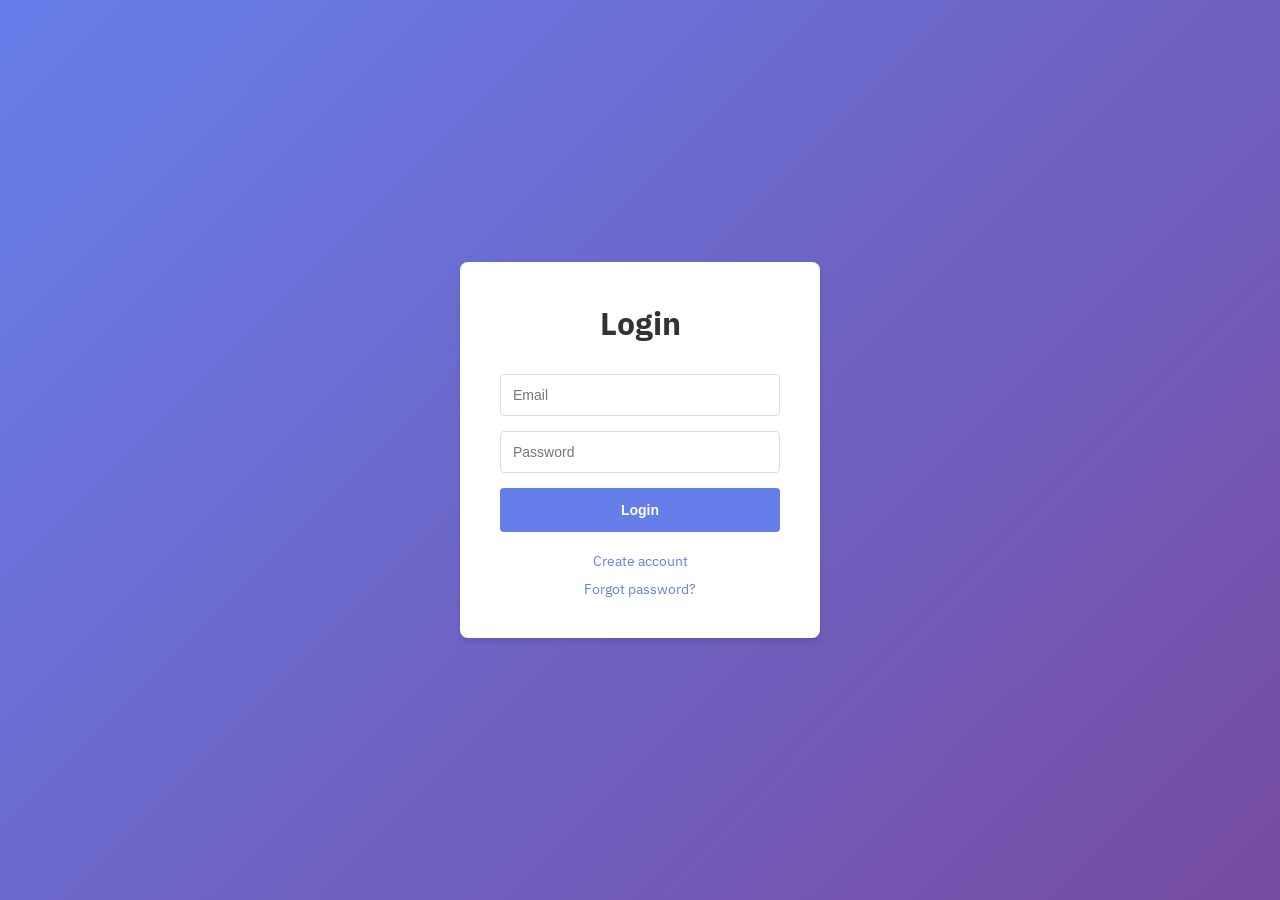
<file: dashboard/index.html>
<!DOCTYPE html>
<html lang="en">
<head>
    <meta charset="UTF-8">
    <meta name="viewport" content="width=device-width, initial-scale=1.0">
    <title>Analytics Dashboard</title>
    <link rel="stylesheet" href="common.css">
    <link rel="stylesheet" href="dashboard.css">
</head>
<body>
    <div class="container">
        <div class="header">
            <h1>Analytics Dashboard</h1>
            <div>
                <button class="btn btn-success" onclick="showAddProject()" style="margin-right: 10px;">+ Add Project</button>
                <button class="btn btn-primary" onclick="logout()">Logout</button>
            </div>
        </div>
        
        <div id="modals"></div>
        
        <div class="filters">
            <div class="dropdown">
                <button class="dropdown-trigger dropdown-input" onclick="toggleDropdown('projectMenu')" id="projectTrigger">
                    <span>Select Project</span> <span>▼</span>
                </button>
                <div id="projectMenu" class="dropdown-menu hidden"></div>
            </div>
            <input type="date" id="startDate">
            <input type="date" id="endDate">
            <button class="btn btn-primary" onclick="loadData()">Refresh</button>
            <button class="btn btn-danger" onclick="deleteProject()" style="margin-left: auto;">Delete Project</button>
        </div>

        <div class="stats">
            <div class="stat">
                <h3>Total Events</h3>
                <div class="value" id="totalEvents">-</div>
            </div>
            <div class="stat">
                <h3>Pageviews</h3>
                <div class="value" id="pageviews">-</div>
            </div>
            <div class="stat">
                <h3>Avg Session</h3>
                <div class="value" id="avgSessionDuration">-</div>
            </div>
            <div class="stat">
                <h3>Pages/Session</h3>
                <div class="value" id="pagesPerSession">-</div>
            </div>
            <div class="stat">
                <h3>Return Rate</h3>
                <div class="value" id="returnRate">-</div>
            </div>
            <div class="stat">
                <h3>Unique Screens</h3>
                <div class="value" id="uniqueScreens">-</div>
            </div>
            <div class="stat">
                <h3>Top Source</h3>
                <div class="value" id="topSource">-</div>
            </div>
        </div>

        <div class="stats">
            <div class="stat">
                <h3>Engagement Rate</h3>
                <div class="value" id="engagementRate">-</div>
            </div>
            <div class="stat">
                <h3>Avg Active Time</h3>
                <div class="value" id="avgActiveTime">-</div>
            </div>
            <div class="stat">
                <h3>Avg Scroll Depth</h3>
                <div class="value" id="avgScrollDepth">-</div>
            </div>
            <div class="stat">
                <h3>Session Frequency</h3>
                <div class="value" id="sessionFrequency">-</div>
            </div>
            <div class="stat">
                <h3>Top Country</h3>
                <div class="value" id="topCountry">-</div>
            </div>
            <div class="stat">
                <h3>Top Language</h3>
                <div class="value" id="topLanguage">-</div>
            </div>
        </div>

        <div class="events" style="margin-top: 20px; margin-bottom: 20px;">
            <div style="display: flex; justify-content: space-between; align-items: center; margin-bottom: 15px; gap: 15px; flex-wrap: wrap;">
                <h2 id="chartTitle">Events Over Time</h2>
                <div class="dropdown" style="text-align: right;">
                    <button class="dropdown-trigger dropdown-input" onclick="toggleDropdown('chartMetricMenu')" id="chartMetricTrigger" style="width: auto;">
                        <span>Events</span> <span>▼</span>
                    </button>
                    <div id="chartMetricMenu" class="dropdown-menu hidden" style="right: 0; left: auto; text-align: left;">
                        <a href="#" onclick="selectChartMetric('events', 'Events'); return false;">Events</a>
                        <a href="#" onclick="selectChartMetric('users', 'Active Users'); return false;">Active Users</a>
                        <a href="#" onclick="selectChartMetric('pageviews', 'Pageviews'); return false;">Pageviews</a>
                        <a href="#" onclick="selectChartMetric('sessions', 'Sessions'); return false;">Sessions</a>
                        <a href="#" onclick="selectChartMetric('engagement', 'Engagement Rate'); return false;">Engagement Rate</a>
                        <a href="#" onclick="selectChartMetric('duration', 'Avg Session Duration'); return false;">Avg Session Duration</a>
                    </div>
                </div>
            </div>
            <div id="eventsChart" class="loading">Loading...</div>
        </div>

        <div class="widgets-row">
            <div class="events">
                <h2>Traffic Sources</h2>
                <div id="trafficSourcesChart" class="loading">Loading...</div>
            </div>

            <div class="events">
                <h2>Session Duration Distribution</h2>
                <div id="sessionDurationChart" class="loading">Loading...</div>
            </div>
        </div>

        <div class="widgets-row">
            <div class="events">
                <h2>Time on Page Distribution</h2>
                <div id="timeOnPageChart" class="loading">Loading...</div>
            </div>

            <div class="events">
                <h2>Scroll Depth Milestones</h2>
                <div id="scrollDepthChart" class="loading">Loading...</div>
            </div>
        </div>

        <div class="widgets-row">
            <div class="events">
                <h2>New vs Returning Users</h2>
                <div id="newVsReturningChart" class="loading">Loading...</div>
            </div>

            <div class="events" style="visibility: hidden;">
                <!-- Placeholder for grid alignment -->
            </div>
        </div>

        <div class="widgets-row">
            <div class="events">
                <h2>User Growth Trend</h2>
                <div id="userGrowthChart" class="loading">Loading...</div>
            </div>

            <div class="events" style="visibility: hidden;">
                <!-- Placeholder for grid alignment -->
            </div>
        </div>

        <div class="widgets-row">
            <div class="events">
                <h2>Entry Pages</h2>
                <div id="entryPagesTable" class="loading">Loading...</div>
            </div>

            <div class="events">
                <h2>Exit Pages</h2>
                <div id="exitPagesTable" class="loading">Loading...</div>
            </div>
        </div>

        <div class="widgets-row">
            <div class="events">
                <h2>Top Countries</h2>
                <div id="countriesTable" class="loading">Loading...</div>
            </div>

            <div class="events">
                <h2>Top Search Queries</h2>
                <div id="searchQueriesTable" class="loading">Loading...</div>
            </div>
        </div>

        <div class="widgets-row">
            <div class="events">
                <h2>Top Timezones</h2>
                <div id="timezonesTable" class="loading">Loading...</div>
            </div>

            <div class="events">
                <h2>Top Languages</h2>
                <div id="languagesTable" class="loading">Loading...</div>
            </div>
        </div>

        <div class="events" style="margin-top: 20px;">
            <h2>Top Engaging Pages</h2>
            <div id="engagingPagesTable" class="loading">Loading...</div>
        </div>

        <div class="events" style="margin-top: 20px;">
            <h2>Navigation Paths</h2>
            <div id="navigationPathsTable" class="loading">Loading...</div>
        </div>

        <div class="events" style="margin-top: 20px; margin-bottom: 20px;">
            <h2>Page Flow Analysis</h2>
            <div id="pathFlowChart" class="loading">Loading...</div>
        </div>

        <div class="widgets-row">
            <div class="events">
                <h2>Drop-off Points</h2>
                <div id="dropOffPointsTable" class="loading">Loading...</div>
            </div>

            <div class="events">
                <h2>Back Button Usage</h2>
                <div id="backButtonChart" class="loading">Loading...</div>
            </div>
        </div>

        <div class="events" style="margin-top: 20px;">
            <h2>Recent Events</h2>
            <div id="eventsTable" class="loading">Loading...</div>
        </div>
    </div>

    <script src="auth.js"></script>
    <script>
        if (!isAuthenticated()) {
            window.location.href = 'login.html';
        }
        
        // Load modal components
        fetch('modals.html')
            .then(response => response.text())
            .then(html => {
                document.getElementById('modals').innerHTML = html;
            });
    </script>
    <script src="dashboard-metrics.js"></script>
    <script src="dashboard-charts.js"></script>
    <script src="dashboard-tables.js"></script>
    <script src="dashboard-navigation.js"></script>
    <script src="dashboard-projects.js"></script>
    <script src="dashboard-core.js"></script>
</body>
</html>
</file>
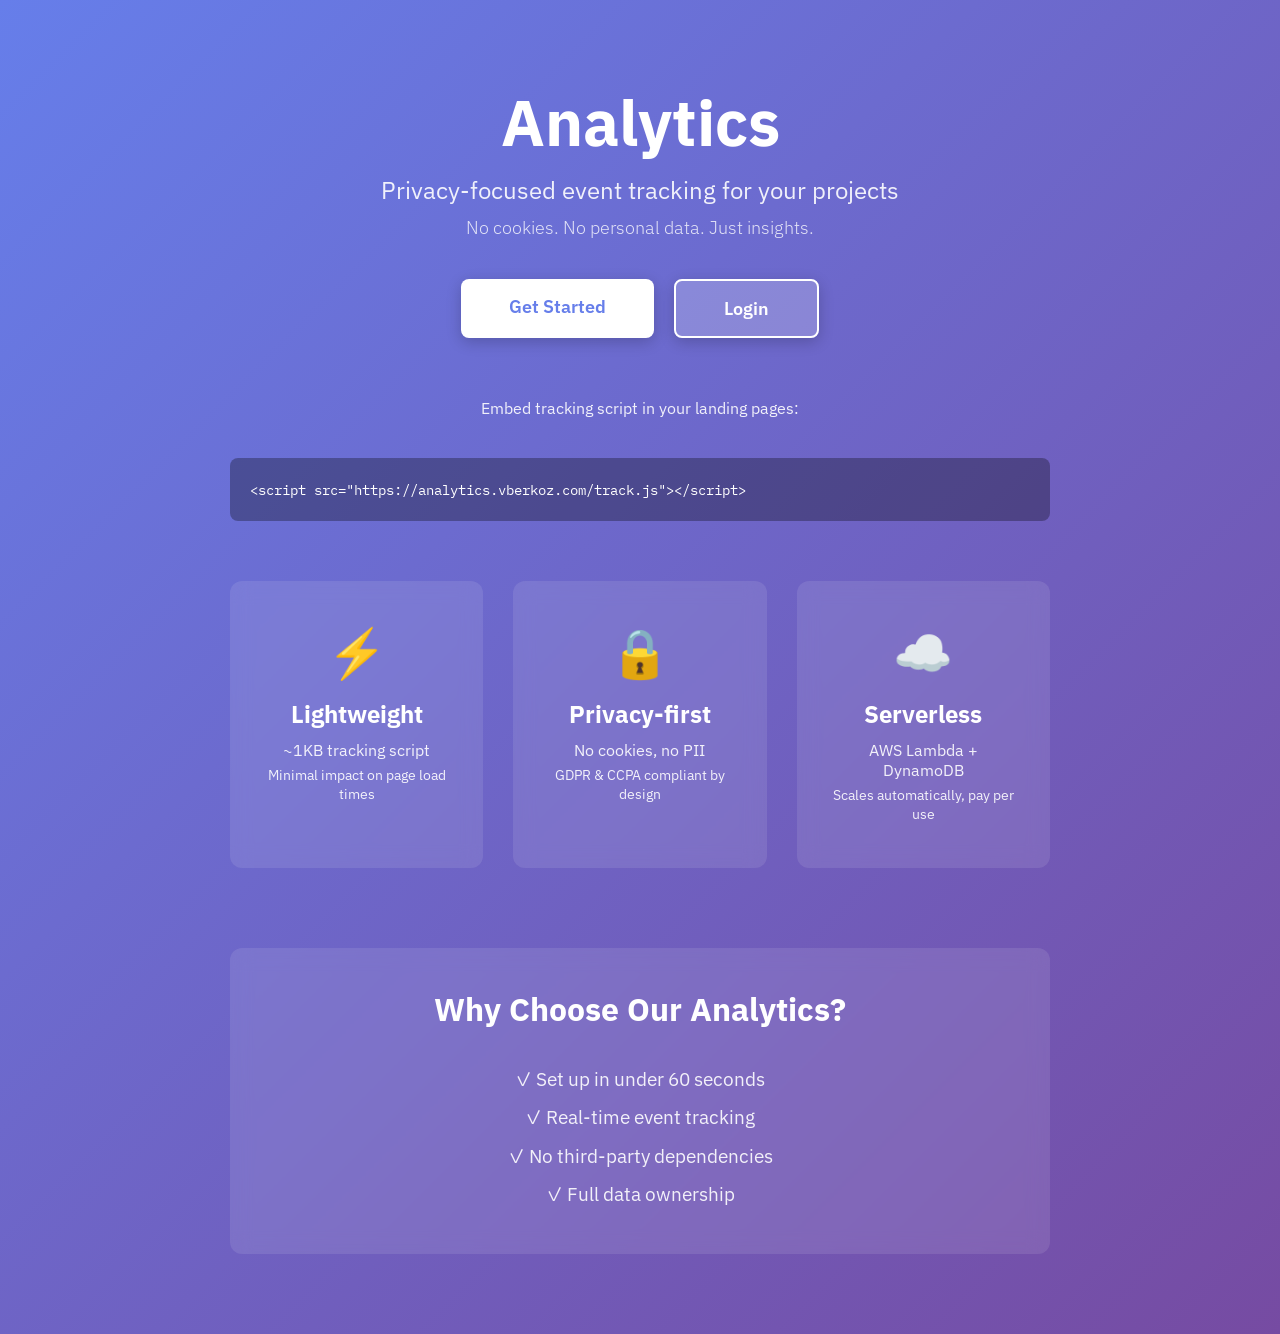
<file: landing/index.html>
<!DOCTYPE html>
<html lang="en">
<head>
    <meta charset="UTF-8">
    <meta name="viewport" content="width=device-width, initial-scale=1.0">
    <title>Privacy-First Analytics | Lightweight Event Tracking for Modern Web</title>
    <meta name="description" content="Simple, privacy-focused analytics platform. Track events without cookies or PII. ~1KB script, serverless infrastructure, GDPR compliant. Start in 60 seconds.">
    <meta name="keywords" content="privacy analytics, event tracking, GDPR compliant, serverless analytics, lightweight tracking, cookie-free analytics">
    <link rel="canonical" href="https://analytics.vberkoz.com/">
    
    <!-- Open Graph -->
    <meta property="og:title" content="Privacy-First Analytics | Lightweight Event Tracking">
    <meta property="og:description" content="Track events without compromising privacy. No cookies, no PII, just insights.">
    <meta property="og:type" content="website">
    <meta property="og:url" content="https://analytics.vberkoz.com/">
    
    <!-- Twitter Card -->
    <meta name="twitter:card" content="summary_large_image">
    <meta name="twitter:title" content="Privacy-First Analytics">
    <meta name="twitter:description" content="Lightweight event tracking. No cookies, no PII.">
    
    <link rel="stylesheet" href="style.css">
</head>
<body>
    <div class="container">
        <header>
            <h1>Analytics</h1>
            <p class="tagline">Privacy-focused event tracking for your projects</p>
            <p class="subtitle">No cookies. No personal data. Just insights.</p>
        </header>
        
        <section class="hero-cta">
            <a href="https://dashboard.analytics.vberkoz.com/register.html" class="btn btn-primary">Get Started</a>
            <a href="https://dashboard.analytics.vberkoz.com/login.html" class="btn btn-secondary">Login</a>
        </section>

        <section class="code-section">
            <p class="code-label">Embed tracking script in your landing pages:</p>
            <div class="code-block">
                <pre><code>&lt;script src="https://analytics.vberkoz.com/track.js"&gt;&lt;/script&gt;</code></pre>
            </div>
        </section>

        <section class="features">
            <div class="feature">
                <div class="feature-icon">⚡</div>
                <h2>Lightweight</h2>
                <p>~1KB tracking script</p>
                <p class="feature-detail">Minimal impact on page load times</p>
            </div>
            <div class="feature">
                <div class="feature-icon">🔒</div>
                <h2>Privacy-first</h2>
                <p>No cookies, no PII</p>
                <p class="feature-detail">GDPR & CCPA compliant by design</p>
            </div>
            <div class="feature">
                <div class="feature-icon">☁️</div>
                <h2>Serverless</h2>
                <p>AWS Lambda + DynamoDB</p>
                <p class="feature-detail">Scales automatically, pay per use</p>
            </div>
        </section>

        <section class="benefits">
            <h2 class="section-title">Why Choose Our Analytics?</h2>
            <ul class="benefits-list">
                <li>✓ Set up in under 60 seconds</li>
                <li>✓ Real-time event tracking</li>
                <li>✓ No third-party dependencies</li>
                <li>✓ Full data ownership</li>
            </ul>
        </section>
    </div>
</body>
</html>
</file>
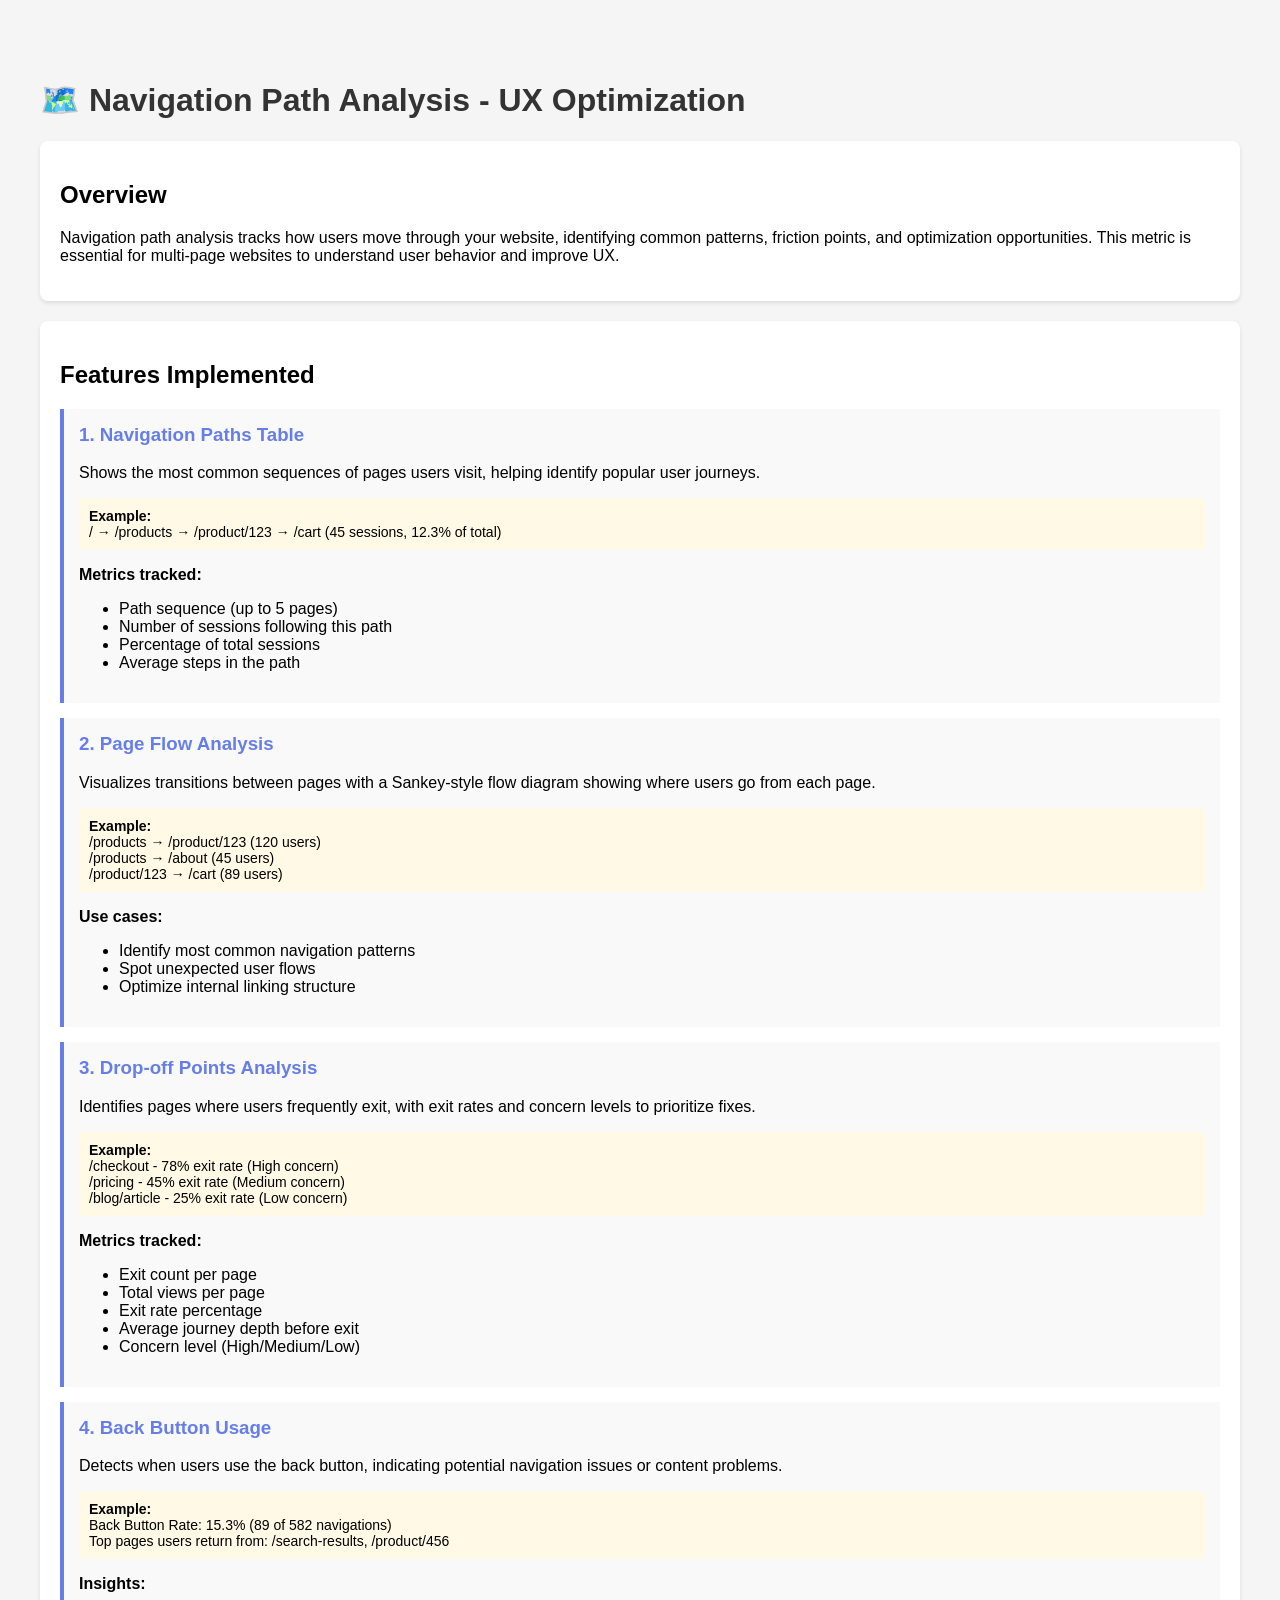
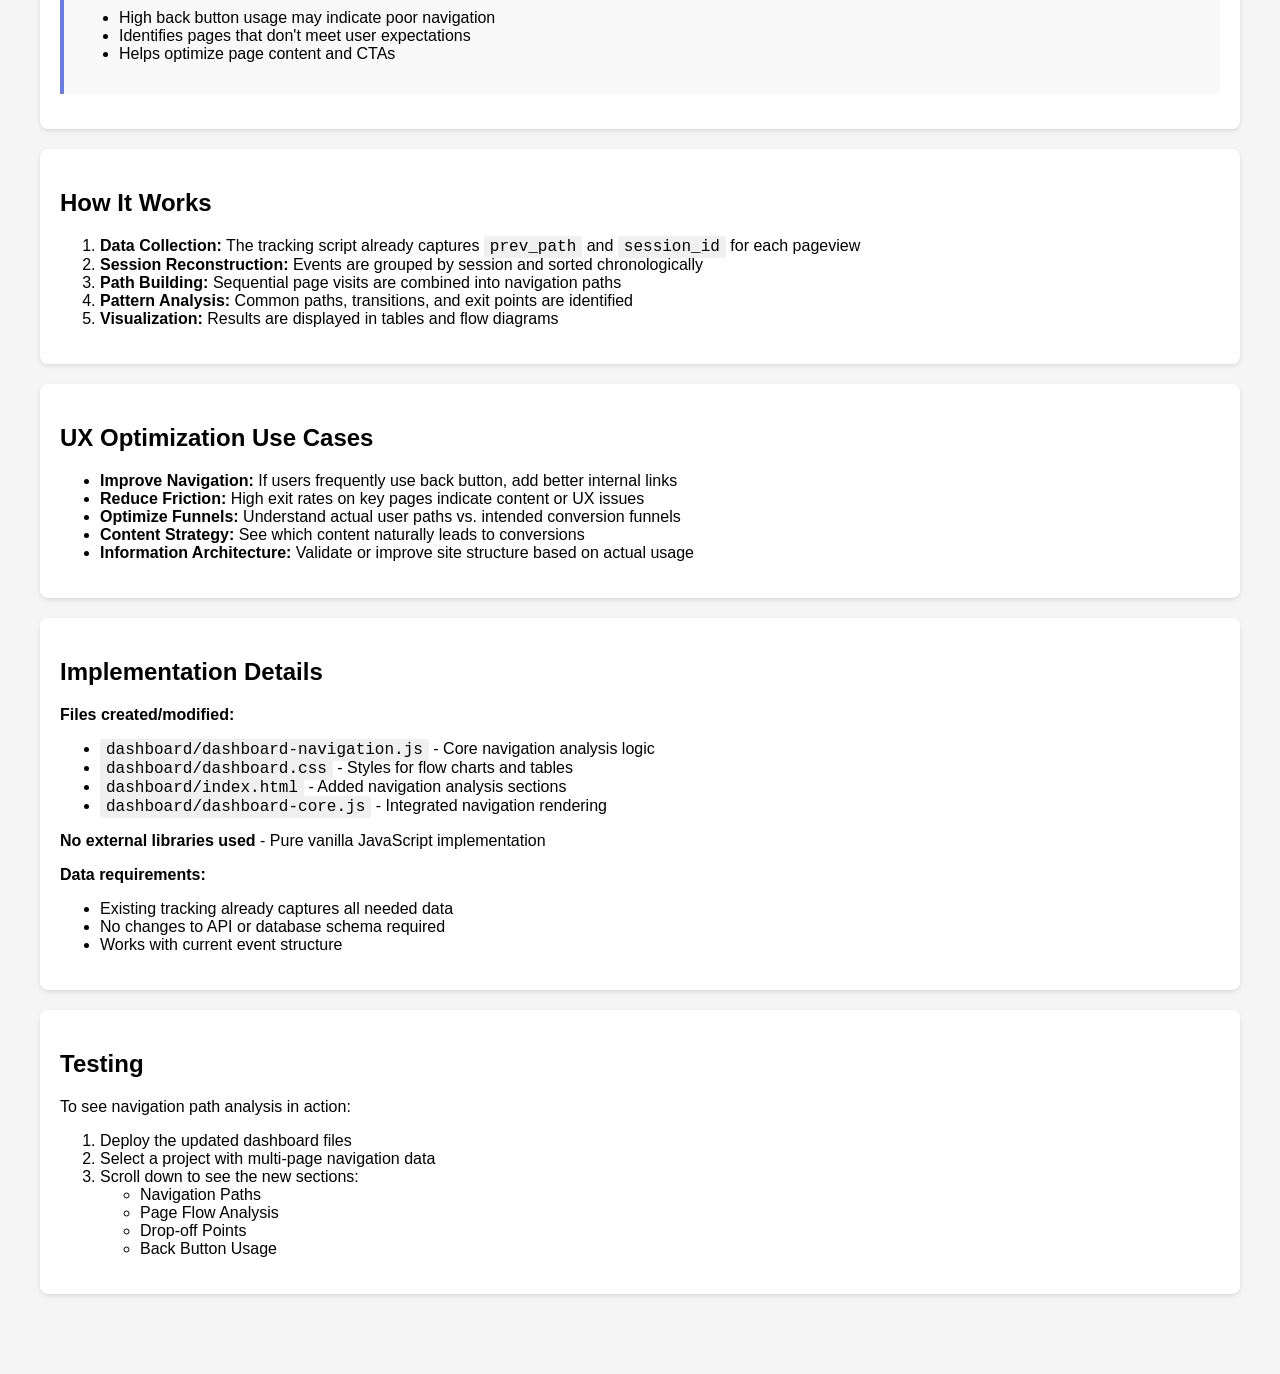
<file: navigation-analysis-demo.html>
<!DOCTYPE html>
<html lang="en">
<head>
    <meta charset="UTF-8">
    <meta name="viewport" content="width=device-width, initial-scale=1.0">
    <title>Navigation Path Analysis Demo</title>
    <style>
        body {
            font-family: -apple-system, BlinkMacSystemFont, 'Segoe UI', Roboto, sans-serif;
            max-width: 1200px;
            margin: 40px auto;
            padding: 20px;
            background: #f5f5f5;
        }
        h1 { color: #333; }
        .section {
            background: white;
            padding: 20px;
            margin: 20px 0;
            border-radius: 8px;
            box-shadow: 0 2px 4px rgba(0,0,0,0.1);
        }
        .feature {
            margin: 15px 0;
            padding: 15px;
            background: #f9f9f9;
            border-left: 4px solid #667eea;
        }
        .feature h3 {
            margin-top: 0;
            color: #667eea;
        }
        code {
            background: #f0f0f0;
            padding: 2px 6px;
            border-radius: 3px;
            font-family: 'Courier New', monospace;
        }
        .example {
            background: #fff9e6;
            padding: 10px;
            margin: 10px 0;
            border-radius: 4px;
            font-size: 14px;
        }
    </style>
</head>
<body>
    <h1>🗺️ Navigation Path Analysis - UX Optimization</h1>
    
    <div class="section">
        <h2>Overview</h2>
        <p>Navigation path analysis tracks how users move through your website, identifying common patterns, friction points, and optimization opportunities. This metric is essential for multi-page websites to understand user behavior and improve UX.</p>
    </div>

    <div class="section">
        <h2>Features Implemented</h2>
        
        <div class="feature">
            <h3>1. Navigation Paths Table</h3>
            <p>Shows the most common sequences of pages users visit, helping identify popular user journeys.</p>
            <div class="example">
                <strong>Example:</strong><br>
                / → /products → /product/123 → /cart (45 sessions, 12.3% of total)
            </div>
            <p><strong>Metrics tracked:</strong></p>
            <ul>
                <li>Path sequence (up to 5 pages)</li>
                <li>Number of sessions following this path</li>
                <li>Percentage of total sessions</li>
                <li>Average steps in the path</li>
            </ul>
        </div>

        <div class="feature">
            <h3>2. Page Flow Analysis</h3>
            <p>Visualizes transitions between pages with a Sankey-style flow diagram showing where users go from each page.</p>
            <div class="example">
                <strong>Example:</strong><br>
                /products → /product/123 (120 users)<br>
                /products → /about (45 users)<br>
                /product/123 → /cart (89 users)
            </div>
            <p><strong>Use cases:</strong></p>
            <ul>
                <li>Identify most common navigation patterns</li>
                <li>Spot unexpected user flows</li>
                <li>Optimize internal linking structure</li>
            </ul>
        </div>

        <div class="feature">
            <h3>3. Drop-off Points Analysis</h3>
            <p>Identifies pages where users frequently exit, with exit rates and concern levels to prioritize fixes.</p>
            <div class="example">
                <strong>Example:</strong><br>
                /checkout - 78% exit rate (High concern)<br>
                /pricing - 45% exit rate (Medium concern)<br>
                /blog/article - 25% exit rate (Low concern)
            </div>
            <p><strong>Metrics tracked:</strong></p>
            <ul>
                <li>Exit count per page</li>
                <li>Total views per page</li>
                <li>Exit rate percentage</li>
                <li>Average journey depth before exit</li>
                <li>Concern level (High/Medium/Low)</li>
            </ul>
        </div>

        <div class="feature">
            <h3>4. Back Button Usage</h3>
            <p>Detects when users use the back button, indicating potential navigation issues or content problems.</p>
            <div class="example">
                <strong>Example:</strong><br>
                Back Button Rate: 15.3% (89 of 582 navigations)<br>
                Top pages users return from: /search-results, /product/456
            </div>
            <p><strong>Insights:</strong></p>
            <ul>
                <li>High back button usage may indicate poor navigation</li>
                <li>Identifies pages that don't meet user expectations</li>
                <li>Helps optimize page content and CTAs</li>
            </ul>
        </div>
    </div>

    <div class="section">
        <h2>How It Works</h2>
        <ol>
            <li><strong>Data Collection:</strong> The tracking script already captures <code>prev_path</code> and <code>session_id</code> for each pageview</li>
            <li><strong>Session Reconstruction:</strong> Events are grouped by session and sorted chronologically</li>
            <li><strong>Path Building:</strong> Sequential page visits are combined into navigation paths</li>
            <li><strong>Pattern Analysis:</strong> Common paths, transitions, and exit points are identified</li>
            <li><strong>Visualization:</strong> Results are displayed in tables and flow diagrams</li>
        </ol>
    </div>

    <div class="section">
        <h2>UX Optimization Use Cases</h2>
        <ul>
            <li><strong>Improve Navigation:</strong> If users frequently use back button, add better internal links</li>
            <li><strong>Reduce Friction:</strong> High exit rates on key pages indicate content or UX issues</li>
            <li><strong>Optimize Funnels:</strong> Understand actual user paths vs. intended conversion funnels</li>
            <li><strong>Content Strategy:</strong> See which content naturally leads to conversions</li>
            <li><strong>Information Architecture:</strong> Validate or improve site structure based on actual usage</li>
        </ul>
    </div>

    <div class="section">
        <h2>Implementation Details</h2>
        <p><strong>Files created/modified:</strong></p>
        <ul>
            <li><code>dashboard/dashboard-navigation.js</code> - Core navigation analysis logic</li>
            <li><code>dashboard/dashboard.css</code> - Styles for flow charts and tables</li>
            <li><code>dashboard/index.html</code> - Added navigation analysis sections</li>
            <li><code>dashboard/dashboard-core.js</code> - Integrated navigation rendering</li>
        </ul>
        
        <p><strong>No external libraries used</strong> - Pure vanilla JavaScript implementation</p>
        
        <p><strong>Data requirements:</strong></p>
        <ul>
            <li>Existing tracking already captures all needed data</li>
            <li>No changes to API or database schema required</li>
            <li>Works with current event structure</li>
        </ul>
    </div>

    <div class="section">
        <h2>Testing</h2>
        <p>To see navigation path analysis in action:</p>
        <ol>
            <li>Deploy the updated dashboard files</li>
            <li>Select a project with multi-page navigation data</li>
            <li>Scroll down to see the new sections:
                <ul>
                    <li>Navigation Paths</li>
                    <li>Page Flow Analysis</li>
                    <li>Drop-off Points</li>
                    <li>Back Button Usage</li>
                </ul>
            </li>
        </ol>
    </div>
</body>
</html>
</file>
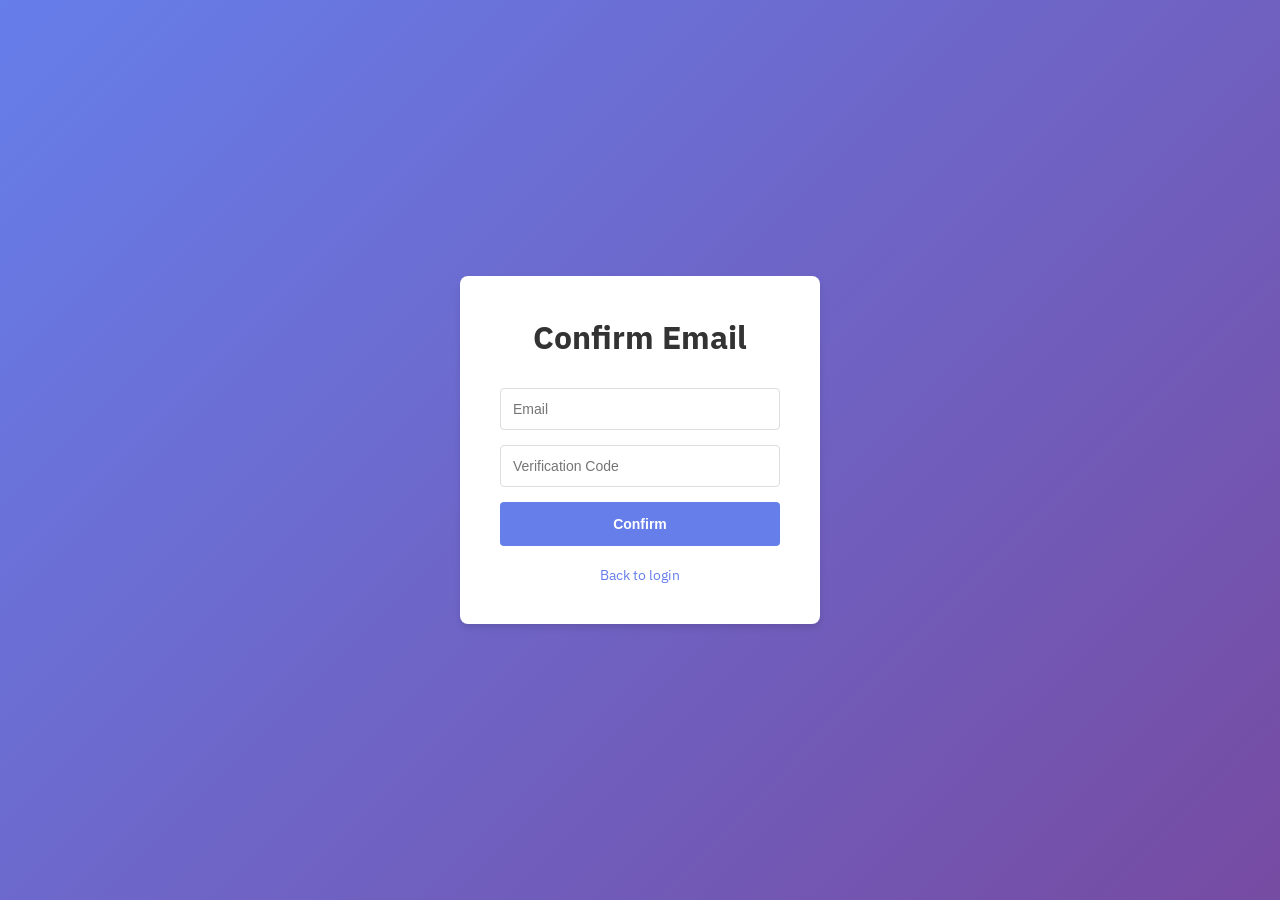
<file: dashboard/confirm.html>
<!DOCTYPE html>
<html lang="en">
<head>
    <meta charset="UTF-8">
    <meta name="viewport" content="width=device-width, initial-scale=1.0">
    <title>Confirm Email - Analytics</title>
    <link rel="stylesheet" href="auth.css">
</head>
<body>
    <div class="container">
        <div class="form-box">
            <h1>Confirm Email</h1>
            <form id="confirmForm">
                <input type="email" id="email" placeholder="Email" required>
                <input type="text" id="code" placeholder="Verification Code" required>
                <button type="submit">Confirm</button>
            </form>
            <div id="error" class="error hidden"></div>
            <div class="links">
                <a href="login.html">Back to login</a>
            </div>
        </div>
    </div>
    <script src="auth.js"></script>
    <script>
        const params = new URLSearchParams(window.location.search);
        const emailInput = document.getElementById('email');
        if (params.get('email')) {
            emailInput.value = params.get('email');
        }

        document.getElementById('confirmForm').addEventListener('submit', async (e) => {
            e.preventDefault();
            const email = emailInput.value;
            const code = document.getElementById('code').value;
            
            try {
                await confirmSignUp(email, code);
                alert('Email confirmed! You can now login.');
                window.location.href = 'login.html';
            } catch (err) {
                showError(err.message);
            }
        });
    </script>
</body>
</html>
</file>
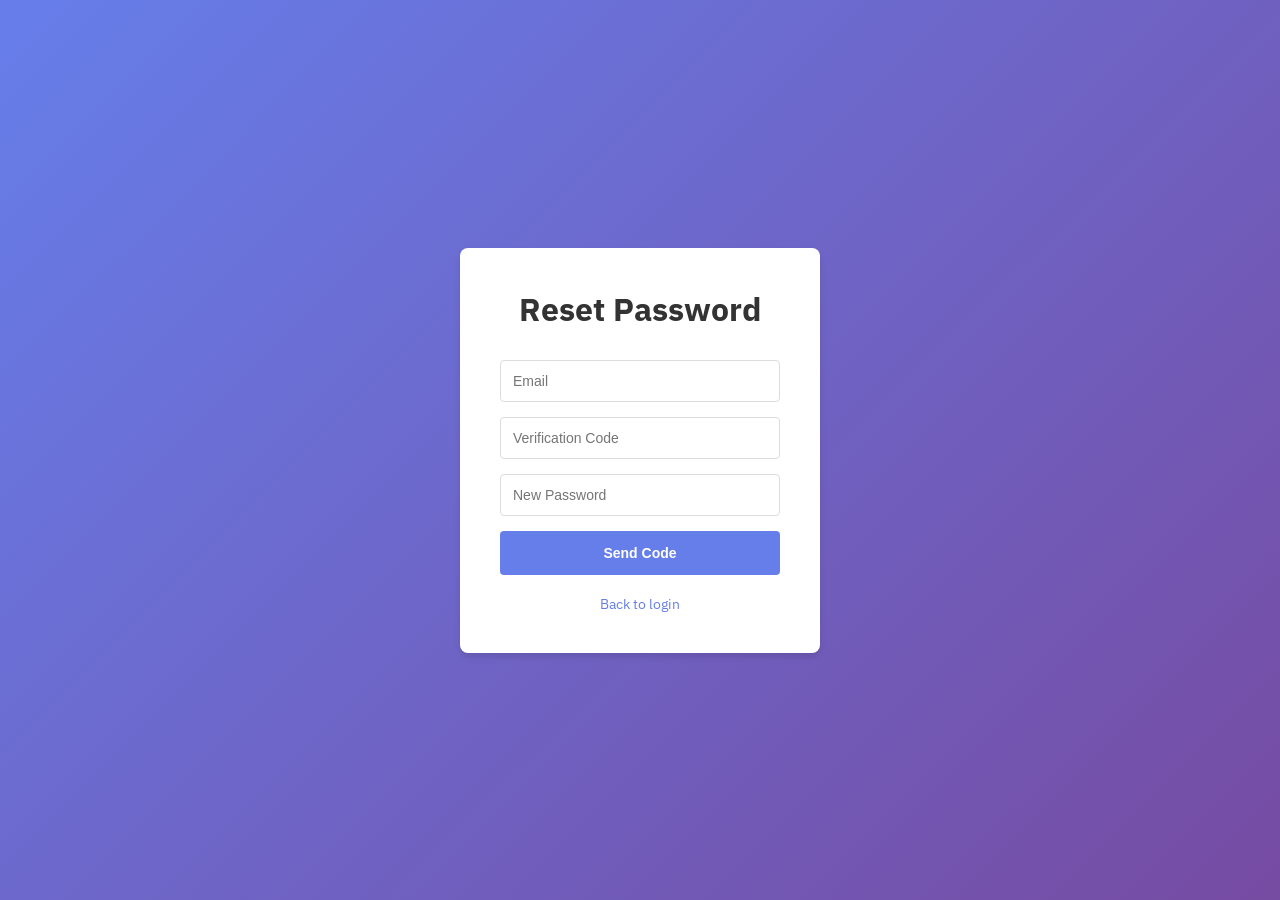
<file: dashboard/forgot.html>
<!DOCTYPE html>
<html lang="en">
<head>
    <meta charset="UTF-8">
    <meta name="viewport" content="width=device-width, initial-scale=1.0">
    <title>Forgot Password - Analytics</title>
    <link rel="stylesheet" href="auth.css">
</head>
<body>
    <div class="container">
        <div class="form-box">
            <h1>Reset Password</h1>
            <form id="forgotForm">
                <input type="email" id="email" placeholder="Email" required>
                <input type="text" id="code" placeholder="Verification Code">
                <input type="password" id="newPassword" placeholder="New Password">
                <button type="submit" id="submitBtn">Send Code</button>
            </form>
            <div id="error" class="error hidden"></div>
            <div id="success" class="success hidden"></div>
            <div class="links">
                <a href="login.html">Back to login</a>
            </div>
        </div>
    </div>
    <script src="auth.js"></script>
    <script>
        let codeSent = false;

        document.getElementById('forgotForm').addEventListener('submit', async (e) => {
            e.preventDefault();
            const email = document.getElementById('email').value;
            
            if (!codeSent) {
                try {
                    await forgotPassword(email);
                    document.getElementById('success').textContent = 'Code sent! Check your email.';
                    document.getElementById('success').classList.remove('hidden');
                    document.getElementById('code').style.display = 'block';
                    document.getElementById('newPassword').style.display = 'block';
                    document.getElementById('submitBtn').textContent = 'Reset Password';
                    codeSent = true;
                } catch (err) {
                    showError(err.message);
                }
            } else {
                const code = document.getElementById('code').value;
                const newPassword = document.getElementById('newPassword').value;
                
                try {
                    await confirmPassword(email, code, newPassword);
                    alert('Password reset! You can now login.');
                    window.location.href = 'login.html';
                } catch (err) {
                    showError(err.message);
                }
            }
        });
    </script>
</body>
</html>
</file>
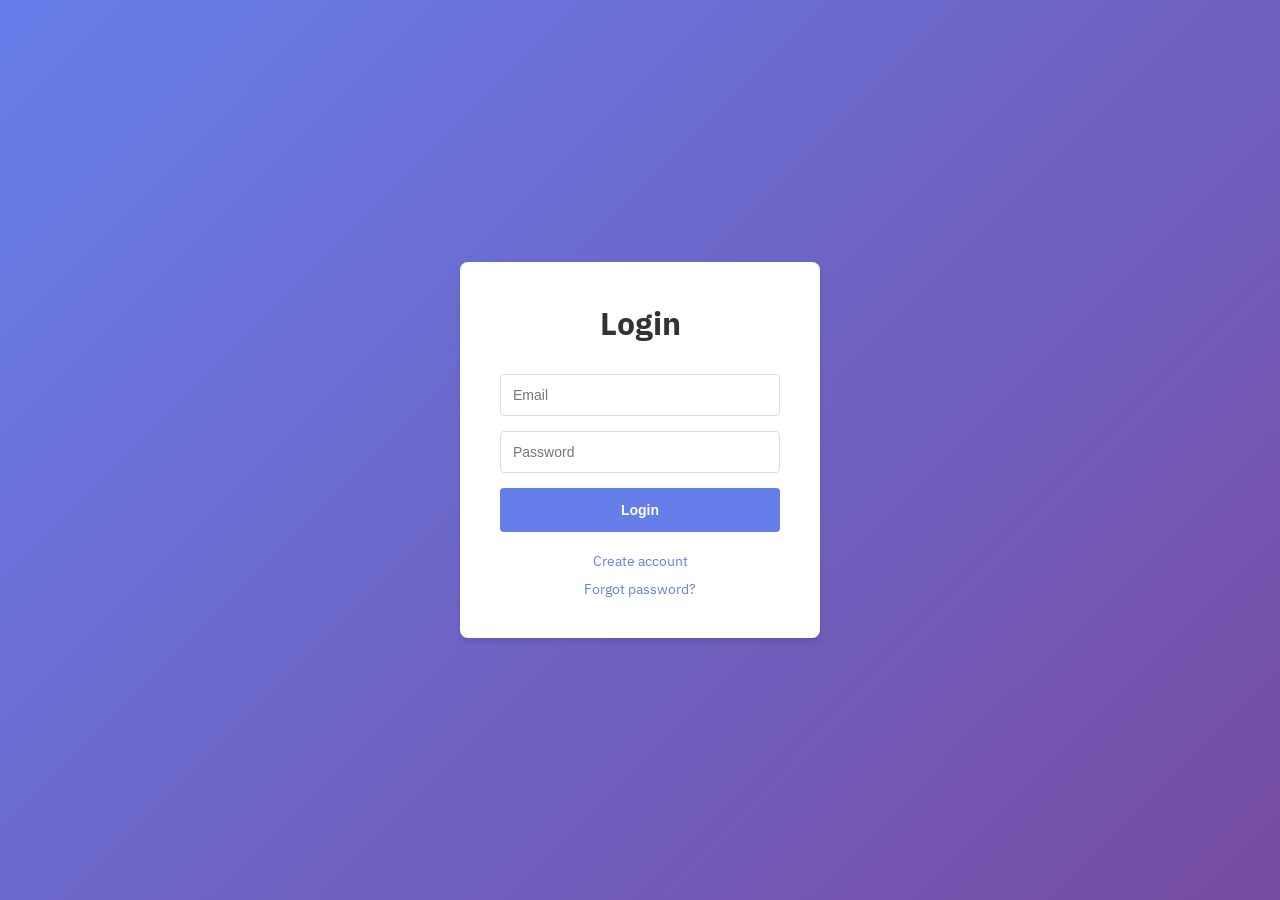
<file: dashboard/login.html>
<!DOCTYPE html>
<html lang="en">
<head>
    <meta charset="UTF-8">
    <meta name="viewport" content="width=device-width, initial-scale=1.0">
    <title>Login - Analytics</title>
    <link rel="stylesheet" href="auth.css">
</head>
<body>
    <div class="container">
        <div class="form-box">
            <h1>Login</h1>
            <form id="loginForm">
                <input type="email" id="email" placeholder="Email" required>
                <input type="password" id="password" placeholder="Password" required>
                <button type="submit">Login</button>
            </form>
            <div id="error" class="error hidden"></div>
            <div class="links">
                <a href="register.html">Create account</a>
                <a href="forgot.html">Forgot password?</a>
            </div>
        </div>
    </div>
    <script src="auth.js"></script>
    <script>
        document.getElementById('loginForm').addEventListener('submit', async (e) => {
            e.preventDefault();
            const btn = e.target.querySelector('button');
            btn.disabled = true;
            btn.classList.add('loading');
            
            const email = document.getElementById('email').value;
            const password = document.getElementById('password').value;
            
            try {
                await login(email, password);
                window.location.href = 'index.html';
            } catch (err) {
                btn.disabled = false;
                btn.classList.remove('loading');
                showError(err.message);
            }
        });
    </script>
</body>
</html>
</file>
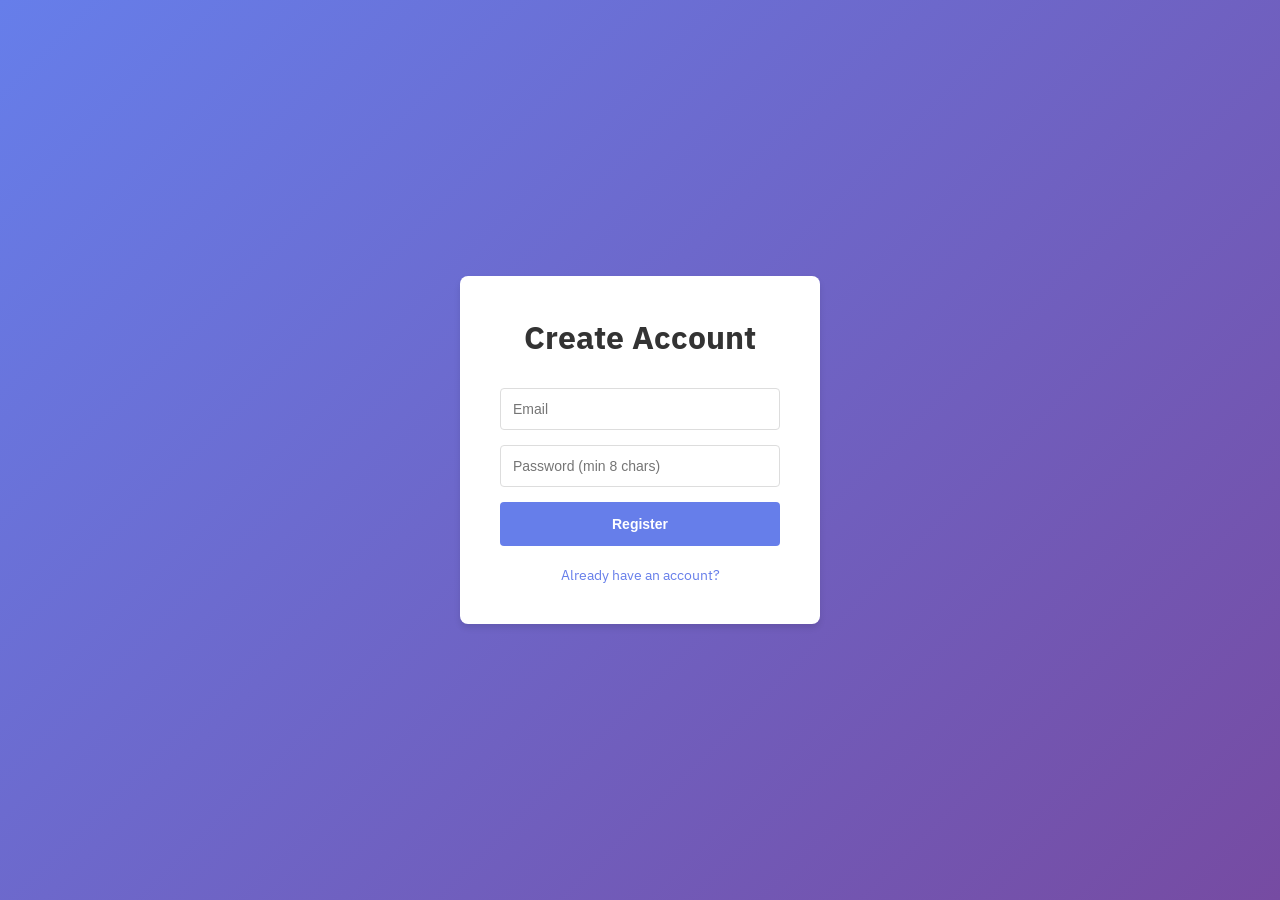
<file: dashboard/register.html>
<!DOCTYPE html>
<html lang="en">
<head>
    <meta charset="UTF-8">
    <meta name="viewport" content="width=device-width, initial-scale=1.0">
    <title>Register - Analytics</title>
    <link rel="stylesheet" href="auth.css">
</head>
<body>
    <div class="container">
        <div class="form-box">
            <h1>Create Account</h1>
            <form id="registerForm">
                <input type="email" id="email" placeholder="Email" required>
                <input type="password" id="password" placeholder="Password (min 8 chars)" required>
                <button type="submit">Register</button>
            </form>
            <div id="error" class="error hidden"></div>
            <div id="success" class="success hidden">Account created! Check your email for verification code.</div>
            <div class="links">
                <a href="login.html">Already have an account?</a>
            </div>
        </div>
    </div>
    <script src="auth.js"></script>
    <script>
        document.getElementById('registerForm').addEventListener('submit', async (e) => {
            e.preventDefault();
            const email = document.getElementById('email').value;
            const password = document.getElementById('password').value;
            
            try {
                await register(email, password);
                document.getElementById('success').classList.remove('hidden');
                setTimeout(() => window.location.href = 'confirm.html?email=' + encodeURIComponent(email), 2000);
            } catch (err) {
                showError(err.message);
            }
        });
    </script>
</body>
</html>
</file>
<file: dashboard/common.css>
@import url('https://fonts.googleapis.com/css2?family=IBM+Plex+Sans:wght@400;600&family=IBM+Plex+Mono&display=swap');

* { margin: 0; padding: 0; box-sizing: border-box; }
body {
    font-family: 'IBM Plex Sans', -apple-system, BlinkMacSystemFont, 'Segoe UI', sans-serif;
    background: #f5f5f5;
    padding: 20px;
}
.container { max-width: 100%; margin: 0 auto; }
.header { display: flex; justify-content: space-between; align-items: center; margin-bottom: 30px; flex-wrap: wrap; gap: 10px; }
h1 { color: #333; font-size: 24px; }
.modal { position: fixed; top: 0; left: 0; width: 100%; height: 100%; background: rgba(0,0,0,0.5); display: flex; align-items: center; justify-content: center; z-index: 9999; padding: 20px; }
.modal-content { background: white; padding: 30px; border-radius: 8px; width: 400px; max-width: 100%; position: relative; z-index: 10000; }
.modal-content h2 { margin-bottom: 20px; }
.modal-content input { width: 100%; padding: 10px; margin-bottom: 15px; border: 1px solid #ddd; border-radius: 4px; font-family: 'IBM Plex Sans', sans-serif; font-size: 14px; }
.hidden { display: none; }
.btn { padding: 10px 20px; border: none; border-radius: 4px; cursor: pointer; font-size: 14px; font-weight: 600; font-family: 'IBM Plex Sans', sans-serif; }
.btn-primary { background: #667eea; color: white; }
.btn-success { background: #4caf50; color: white; }
.btn-secondary { background: #999; color: white; }
.btn-danger { background: #f44336; color: white; }
.btn:hover { opacity: 0.9; }
.dropdown { position: relative; display: inline-block; }
.dropdown-trigger { cursor: pointer; }
.dropdown-menu { position: absolute; top: 100%; left: 0; background: white; border: 1px solid #ddd; border-radius: 4px; box-shadow: 0 2px 8px rgba(0,0,0,0.1); min-width: 150px; z-index: 100; max-height: 300px; overflow-y: auto; }
.dropdown-menu a { display: block; padding: 10px 15px; color: #333; text-decoration: none; white-space: nowrap; }
.dropdown-menu a:hover { background: #f5f5f5; }
.dropdown-input { width: auto; padding: 10px 15px; border: 1px solid #ccc; border-radius: 4px; font-size: 14px; font-family: 'IBM Plex Sans', sans-serif; height: 40px; background: #f9f9f9; color: #333; text-align: left; display: flex; justify-content: space-between; align-items: center; cursor: pointer; gap: 20px; white-space: nowrap; }
.dropdown-full-width .dropdown-menu { width: 100%; }
.dropdown-menu a { display: block; padding: 10px 15px; color: #333; text-decoration: none; font-size: 14px; font-family: 'IBM Plex Sans', sans-serif; white-space: nowrap; }

@media (max-width: 768px) {
    body { padding: 10px; }
    h1 { font-size: 20px; }
    .header { margin-bottom: 20px; }
    .modal-content { padding: 20px; }
    .btn { padding: 8px 16px; font-size: 13px; }
}
</file>
<file: dashboard/dashboard.css>
.filters {
    background: white;
    padding: 20px;
    border-radius: 8px;
    margin-bottom: 20px;
    display: flex;
    gap: 15px;
    flex-wrap: wrap;
}
.filters input, .filters button {
    padding: 10px 15px;
    border: 1px solid #ddd;
    border-radius: 4px;
    font-size: 14px;
    font-family: 'IBM Plex Sans', sans-serif;
    height: 40px;
    min-width: 0;
}
.filters input[type="date"] {
    font-family: 'IBM Plex Mono', monospace;
}
.filters .btn {
    background: #667eea;
    color: white;
    border: none;
    cursor: pointer;
}
.filters .btn:hover { background: #5568d3; }
.stats {
    display: grid;
    grid-template-columns: repeat(auto-fit, minmax(200px, 1fr));
    gap: 20px;
    margin-bottom: 20px;
}
.stat {
    background: white;
    padding: 20px;
    border-radius: 8px;
    box-shadow: 0 2px 4px rgba(0,0,0,0.1);
}
.stat h3 { font-size: 14px; color: #666; margin-bottom: 10px; }
.stat .value { font-size: 24px; font-weight: 700; color: #333; overflow-x: auto; white-space: nowrap; font-family: 'IBM Plex Mono', monospace; }
.events {
    background: white;
    padding: 20px;
    border-radius: 8px;
    box-shadow: 0 2px 4px rgba(0,0,0,0.1);
}
.events h2 { margin-bottom: 15px; color: #333; }
.widgets-row { display: grid; grid-template-columns: 1fr 1fr; gap: 20px; margin-bottom: 20px; }
.widgets-row .events { min-width: 0; }
.table-wrapper { overflow-x: auto; -webkit-overflow-scrolling: touch; }
table { width: 100%; border-collapse: collapse; min-width: 800px; }
table.fit-content { min-width: 100%; }
th, td { padding: 12px; text-align: left; border-bottom: 1px solid #eee; white-space: nowrap; }
th { background: #f9f9f9; font-weight: 600; color: #666; font-size: 14px; }
td { font-size: 14px; color: #333; }
.pagination { display: flex; justify-content: center; align-items: center; gap: 15px; margin-top: 20px; flex-wrap: wrap; }
.pagination button { padding: 8px 16px; border: 1px solid #ddd; border-radius: 4px; background: white; cursor: pointer; font-size: 14px; }
.pagination button:hover:not(:disabled) { background: #f5f5f5; }
.pagination button:disabled { opacity: 0.5; cursor: not-allowed; }
.pagination span { font-size: 14px; color: #666; }
.loading { text-align: center; color: #666; }
.empty-state { text-align: center; padding: 60px 20px; color: #999; font-size: 16px; }
.spinner { display: inline-block; width: 20px; height: 20px; border: 3px solid #f3f3f3; border-top: 3px solid #667eea; border-radius: 50%; animation: spin 1s linear infinite; }
.spinner-container { text-align: center; padding: 40px; }
@keyframes spin { 0% { transform: rotate(0deg); } 100% { transform: rotate(360deg); } }

@media (max-width: 768px) {
    .stats { grid-template-columns: 1fr; }
    .widgets-row { grid-template-columns: 1fr; }
    .filters { flex-direction: column; }
    .filters input, .filters button { width: 100%; }
    .stat .value { font-size: 20px; }
    table { min-width: 500px; }
    th, td { padding: 8px; font-size: 12px; }
}

/* Navigation Path Analysis Styles */
.path-cell {
    font-family: 'IBM Plex Mono', monospace;
    font-size: 13px;
    max-width: 500px;
    overflow-x: auto;
    white-space: nowrap;
}

.flow-chart {
    padding: 10px 0;
}

.flow-header {
    display: grid;
    grid-template-columns: 2fr 3fr 2fr 80px;
    gap: 10px;
    padding: 10px;
    background: #f9f9f9;
    font-weight: 600;
    font-size: 13px;
    color: #666;
    border-radius: 4px;
    margin-bottom: 10px;
}

.flow-row {
    display: grid;
    grid-template-columns: 2fr 3fr 2fr 80px;
    gap: 10px;
    padding: 12px 10px;
    border-bottom: 1px solid #eee;
    align-items: center;
}

.flow-from, .flow-to {
    font-size: 13px;
    color: #333;
    overflow: hidden;
    text-overflow: ellipsis;
    white-space: nowrap;
}

.flow-bar-container {
    position: relative;
    height: 24px;
    background: #f0f0f0;
    border-radius: 4px;
    overflow: hidden;
}

.flow-bar {
    height: 100%;
    background: linear-gradient(90deg, #667eea 0%, #764ba2 100%);
    border-radius: 4px;
    transition: width 0.3s ease;
}

.flow-count {
    text-align: right;
    font-weight: 600;
    font-size: 14px;
    color: #667eea;
}

.concern-badge {
    display: inline-block;
    padding: 4px 10px;
    border-radius: 12px;
    font-size: 12px;
    font-weight: 600;
    text-transform: uppercase;
}

.concern-badge.high {
    background: #fee;
    color: #c33;
}

.concern-badge.medium {
    background: #ffeaa7;
    color: #d63031;
}

.concern-badge.low {
    background: #dfe6e9;
    color: #636e72;
}

.metric-summary {
    display: grid;
    grid-template-columns: repeat(auto-fit, minmax(200px, 1fr));
    gap: 15px;
    margin-bottom: 20px;
}

.metric-item {
    background: linear-gradient(135deg, #667eea 0%, #764ba2 100%);
    padding: 20px;
    border-radius: 8px;
    color: white;
}

.metric-label {
    font-size: 13px;
    opacity: 0.9;
    margin-bottom: 8px;
}

.metric-value {
    font-size: 32px;
    font-weight: 700;
    font-family: 'IBM Plex Mono', monospace;
    margin-bottom: 5px;
}

.metric-detail {
    font-size: 12px;
    opacity: 0.8;
}

@media (max-width: 768px) {
    .flow-header, .flow-row {
        grid-template-columns: 1.5fr 2fr 1.5fr 60px;
        gap: 5px;
        font-size: 11px;
    }
    
    .path-cell {
        max-width: 300px;
        font-size: 11px;
    }
    
    .metric-value {
        font-size: 24px;
    }
}
</file>
<file: landing/style.css>
@import url('https://fonts.googleapis.com/css2?family=IBM+Plex+Sans:wght@300;400;600;700&family=IBM+Plex+Mono&display=swap');

* {
    margin: 0;
    padding: 0;
    box-sizing: border-box;
}

body {
    font-family: 'IBM Plex Sans', -apple-system, BlinkMacSystemFont, 'Segoe UI', sans-serif;
    background: linear-gradient(135deg, #667eea 0%, #764ba2 100%);
    min-height: 100vh;
    display: flex;
    align-items: center;
    justify-content: center;
    color: #fff;
    padding: 20px;
}

.container {
    max-width: 900px;
    padding: 60px 40px;
    text-align: center;
}

header {
    margin-bottom: 40px;
}

h1 {
    font-size: 4rem;
    margin-bottom: 10px;
    font-weight: 700;
}

.tagline {
    font-size: 1.5rem;
    opacity: 0.9;
    margin-bottom: 10px;
}

.subtitle {
    font-size: 1.1rem;
    opacity: 0.8;
    font-weight: 300;
}

.hero-cta {
    margin: 40px 0;
    display: flex;
    gap: 20px;
    justify-content: center;
}

.code-section {
    margin: 60px 0;
}

.code-label {
    font-size: 1rem;
    opacity: 0.9;
    margin-bottom: 15px;
}

.code-block {
    background: rgba(0, 0, 0, 0.3);
    border-radius: 8px;
    padding: 20px;
    margin: 40px 0;
    text-align: left;
}

.code-block pre {
    overflow-x: auto;
}

.code-block code {
    font-family: 'IBM Plex Mono', 'Monaco', 'Courier New', monospace;
    font-size: 0.9rem;
    line-height: 1.6;
}

.features {
    display: grid;
    grid-template-columns: repeat(3, 1fr);
    gap: 30px;
    margin: 60px 0;
}

.feature {
    background: rgba(255, 255, 255, 0.1);
    padding: 40px 30px;
    border-radius: 12px;
    backdrop-filter: blur(10px);
    transition: transform 0.3s, background 0.3s;
}

.feature:hover {
    transform: translateY(-5px);
    background: rgba(255, 255, 255, 0.15);
}

.feature-icon {
    font-size: 3rem;
    margin-bottom: 15px;
}

.feature h2 {
    font-size: 1.5rem;
    margin-bottom: 10px;
}

.feature p {
    opacity: 0.9;
    margin-bottom: 5px;
}

.feature-detail {
    font-size: 0.9rem;
    opacity: 0.7;
}

.benefits {
    margin-top: 80px;
    background: rgba(255, 255, 255, 0.1);
    padding: 40px;
    border-radius: 12px;
    backdrop-filter: blur(10px);
}

.section-title {
    font-size: 2rem;
    margin-bottom: 30px;
}

.benefits-list {
    list-style: none;
    font-size: 1.2rem;
    line-height: 2;
}

.benefits-list li {
    opacity: 0.9;
}

.cta-section {
    margin-top: 60px;
    display: flex;
    gap: 20px;
    justify-content: center;
}

.btn {
    padding: 16px 48px;
    border-radius: 8px;
    font-size: 1.1rem;
    font-weight: 600;
    text-decoration: none;
    transition: all 0.3s;
    display: inline-block;
    box-shadow: 0 4px 15px rgba(0, 0, 0, 0.2);
}

.btn:hover {
    transform: translateY(-3px);
    box-shadow: 0 6px 20px rgba(0, 0, 0, 0.3);
}

.btn-primary {
    background: #fff;
    color: #667eea;
}

.btn-secondary {
    background: rgba(255, 255, 255, 0.2);
    color: #fff;
    border: 2px solid #fff;
}

@media (max-width: 768px) {
    .container {
        padding: 40px 20px;
    }

    h1 {
        font-size: 2.5rem;
    }
    
    .tagline {
        font-size: 1.2rem;
    }

    .subtitle {
        font-size: 1rem;
    }

    .hero-cta {
        flex-direction: column;
    }

    .cta-section {
        flex-direction: column;
    }

    .btn {
        width: 100%;
    }

    .features {
        grid-template-columns: 1fr;
    }

    .section-title {
        font-size: 1.5rem;
    }

    .benefits-list {
        font-size: 1rem;
    }
}

/* Time on Page Engagement Indicator */
#time-indicator {
    position: fixed;
    bottom: 20px;
    right: 20px;
    background: rgba(0, 0, 0, 0.7);
    color: #fff;
    padding: 12px 20px;
    border-radius: 24px;
    font-family: 'IBM Plex Mono', monospace;
    font-size: 0.9rem;
    font-weight: 600;
    backdrop-filter: blur(10px);
    box-shadow: 0 4px 12px rgba(0, 0, 0, 0.3);
    z-index: 9999;
    transition: all 0.3s ease;
    border: 2px solid rgba(255, 255, 255, 0.2);
}

#time-indicator.engaged {
    background: rgba(102, 126, 234, 0.8);
    border-color: rgba(102, 126, 234, 0.5);
    box-shadow: 0 4px 16px rgba(102, 126, 234, 0.4);
}

#time-indicator.highly-engaged {
    background: rgba(76, 175, 80, 0.8);
    border-color: rgba(76, 175, 80, 0.5);
    box-shadow: 0 4px 16px rgba(76, 175, 80, 0.4);
    animation: pulse 2s infinite;
}

@keyframes pulse {
    0%, 100% {
        transform: scale(1);
    }
    50% {
        transform: scale(1.05);
    }
}

#time-value {
    display: inline-block;
    min-width: 50px;
    text-align: center;
}

@media (max-width: 768px) {
    #time-indicator {
        bottom: 10px;
        right: 10px;
        padding: 10px 16px;
        font-size: 0.8rem;
    }
}
</file>
<file: dashboard/auth.css>
@import url('https://fonts.googleapis.com/css2?family=IBM+Plex+Sans:wght@400;600&family=IBM+Plex+Mono&display=swap');

* {
    margin: 0;
    padding: 0;
    box-sizing: border-box;
}

body {
    font-family: 'IBM Plex Sans', -apple-system, BlinkMacSystemFont, 'Segoe UI', sans-serif;
    background: linear-gradient(135deg, #667eea 0%, #764ba2 100%);
    min-height: 100vh;
    display: flex;
    align-items: center;
    justify-content: center;
}

.container {
    width: 100%;
    max-width: 400px;
    padding: 20px;
}

.form-box {
    background: white;
    padding: 40px;
    border-radius: 8px;
    box-shadow: 0 4px 6px rgba(0,0,0,0.1);
}

h1 {
    margin-bottom: 30px;
    color: #333;
    text-align: center;
}

form {
    display: flex;
    flex-direction: column;
    gap: 15px;
}

input {
    padding: 12px;
    border: 1px solid #ddd;
    border-radius: 4px;
    font-size: 14px;
}

input:focus {
    outline: none;
    border-color: #667eea;
}

button {
    padding: 12px;
    background: #667eea;
    color: white;
    border: none;
    border-radius: 4px;
    font-size: 14px;
    font-weight: 600;
    cursor: pointer;
    transition: opacity 0.2s;
    min-height: 44px;
}

button:hover {
    background: #5568d3;
}

button:disabled {
    opacity: 0.6;
    cursor: not-allowed;
}

.spinner {
    display: inline-block;
    width: 20px;
    height: 20px;
    border: 3px solid #f3f3f3;
    border-top: 3px solid #667eea;
    border-radius: 50%;
    animation: spin 1s linear infinite;
}

@keyframes spin {
    0% { transform: rotate(0deg); }
    100% { transform: rotate(360deg); }
}

button.loading::after {
    content: '';
    display: inline-block;
    width: 12px;
    height: 12px;
    margin-left: 8px;
    border: 2px solid white;
    border-top-color: transparent;
    border-radius: 50%;
    animation: spin 1s linear infinite;
}

.error, .success {
    padding: 12px;
    border-radius: 4px;
    margin-top: 15px;
    font-size: 14px;
}

.error {
    background: #fee;
    color: #c33;
}

.success {
    background: #efe;
    color: #3c3;
}

.hidden {
    display: none;
}

.links {
    margin-top: 20px;
    text-align: center;
    display: flex;
    flex-direction: column;
    gap: 10px;
}

.links a {
    color: #667eea;
    text-decoration: none;
    font-size: 14px;
}

.links a:hover {
    text-decoration: underline;
}

@media (max-width: 768px) {
    .container { padding: 15px; }
    .form-box { padding: 25px; }
    h1 { font-size: 22px; margin-bottom: 20px; }
    input, button { padding: 10px; font-size: 13px; }
}
</file>
